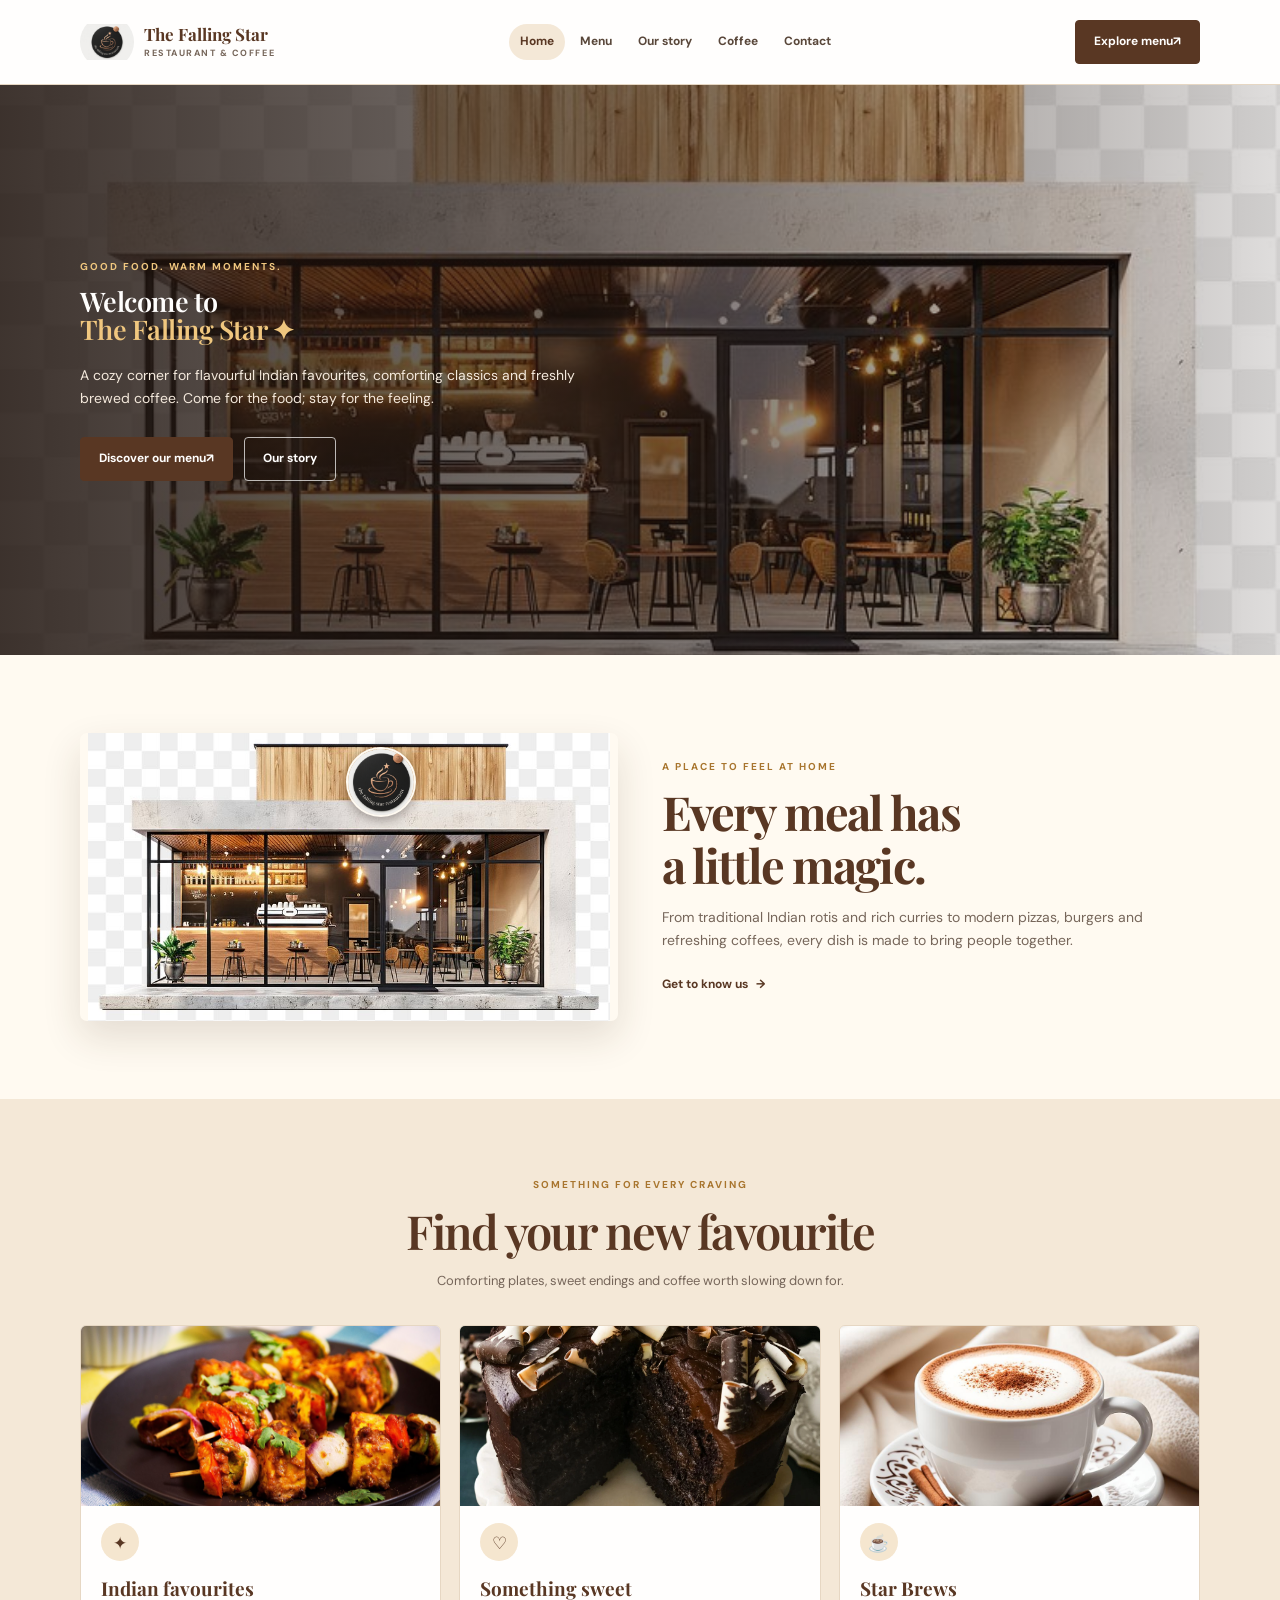
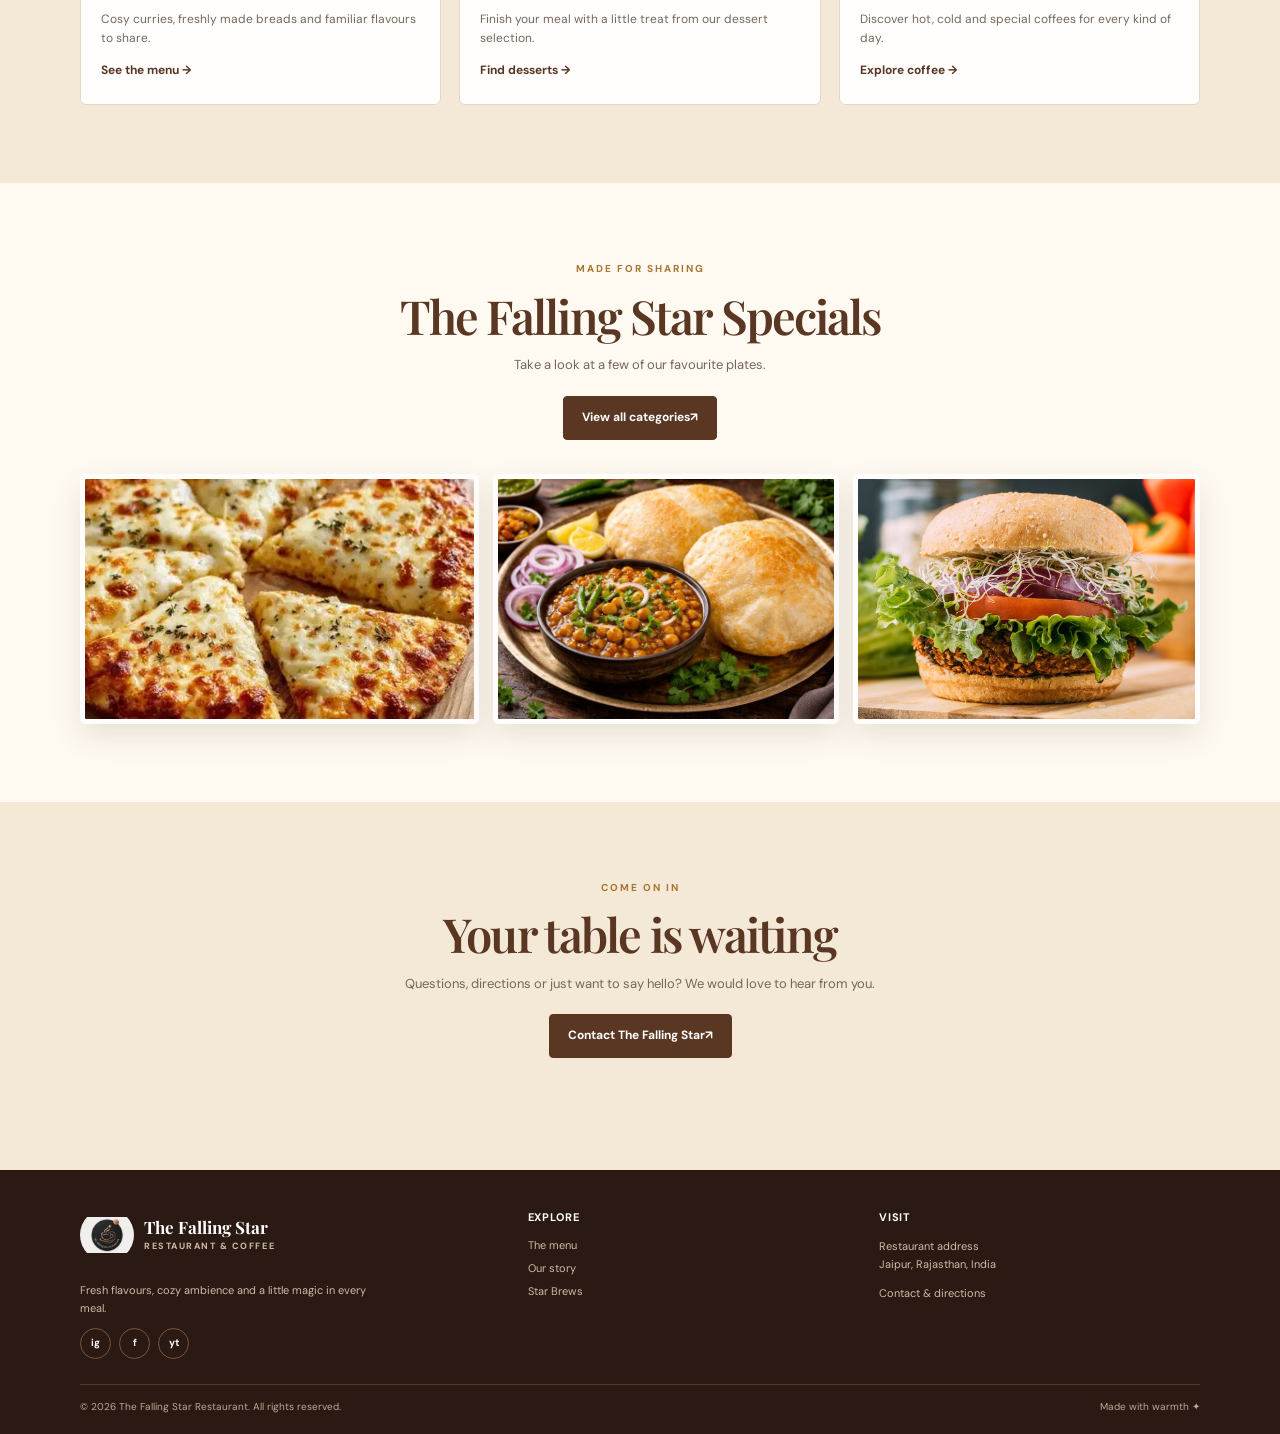
<file: index.html>
<!DOCTYPE html>
<html lang="en">
<head>
    <meta charset="UTF-8">
    <meta name="viewport" content="width=device-width, initial-scale=1.0">
    <meta name="description" content="Welcome to The Falling Star Restaurant for fresh Indian favourites, comfort food and coffee.">
    <title>The Falling Star Restaurant | A little magic in every meal</title>
    <link rel="stylesheet" href="style.css">
</head>
<body>
    <header class="site-header">
        <nav class="nav-wrap" aria-label="Main navigation">
            <a class="brand" href="index.html" aria-label="The Falling Star Restaurant home">
                <img src="image/logo.png" alt="The Falling Star coffee cup and star logo">
                <span class="brand-name">The Falling Star<small>Restaurant &amp; Coffee</small></span>
            </a>
            <div class="nav-links">
                <a href="index.html" aria-current="page">Home</a>
                <a href="menu.html">Menu</a>
                <a href="about.html">Our story</a>
                <a href="coffee.html">Coffee</a>
                <a href="contact.html">Contact</a>
            </div>
            <a class="nav-cta" href="menu.html">Explore menu <span aria-hidden="true">↗</span></a>
        </nav>
    </header>

    <main>
        <section class="hero hero-home">
            <div class="hero-content">
                <p class="eyebrow">Good food. Warm moments.</p>
                <h1 class="home-welcome">Welcome to<br><span>The Falling Star ✦</span></h1>
                <p class="hero-copy">A cozy corner for flavourful Indian favourites, comforting classics and freshly brewed coffee. Come for the food; stay for the feeling.</p>
                <div class="hero-actions">
                    <a class="button" href="menu.html">Discover our menu <span aria-hidden="true">↗</span></a>
                    <a class="button button-outline" href="about.html">Our story</a>
                </div>
            </div>
        </section>

        <section class="section">
            <div class="container story-preview">
                <div class="story-photo">
                    <img src="image/falling%20star.png" alt="The Falling Star restaurant exterior" loading="lazy">
                    <img class="story-photo-logo" src="image/logo.png" alt="The Falling Star Restaurant logo" loading="lazy">
                </div>
                <div class="story-copy">
                    <p class="eyebrow">A place to feel at home</p>
                    <h2>Every meal has<br>a little magic.</h2>
                    <p>From traditional Indian rotis and rich curries to modern pizzas, burgers and refreshing coffees, every dish is made to bring people together.</p>
                    <a class="text-link" href="about.html">Get to know us <span aria-hidden="true">→</span></a>
                </div>
            </div>
        </section>

        <section class="section section-paper">
            <div class="container">
                <div class="section-heading">
                    <p class="eyebrow">Something for every craving</p>
                    <h2>Find your new favourite</h2>
                    <p>Comforting plates, sweet endings and coffee worth slowing down for.</p>
                </div>
                <div class="feature-grid">
                    <article class="feature-card">
                        <img class="feature-image" src="image/paneer%20tikka.png" alt="Freshly grilled paneer tikka" loading="lazy">
                        <span class="feature-icon" aria-hidden="true">✦</span>
                        <h3>Indian favourites</h3>
                        <p>Cosy curries, freshly made breads and familiar flavours to share.</p>
                        <a class="text-link" href="menu.html">See the menu →</a>
                    </article>
                    <article class="feature-card">
                        <img class="feature-image" src="image/choclate%20cake.png" alt="Chocolate cake dessert" loading="lazy">
                        <span class="feature-icon" aria-hidden="true">♡</span>
                        <h3>Something sweet</h3>
                        <p>Finish your meal with a little treat from our dessert selection.</p>
                        <a class="text-link" href="menu.html#desserts">Find desserts →</a>
                    </article>
                    <article class="feature-card">
                        <img class="feature-image" src="image/cappuccino.png" alt="Freshly made cappuccino" loading="lazy">
                        <span class="feature-icon" aria-hidden="true">☕</span>
                        <h3>Star Brews</h3>
                        <p>Discover hot, cold and special coffees for every kind of day.</p>
                        <a class="text-link" href="coffee.html">Explore coffee →</a>
                    </article>
                </div>
            </div>
        </section>

        <section class="section">
            <div class="container section-heading">
                <p class="eyebrow">Made for sharing</p>
                <h2>The Falling Star Specials</h2>
                <p>Take a look at a few of our favourite plates.</p>
                <a class="button" href="menu.html">View all categories <span aria-hidden="true">↗</span></a>
            </div>
            <div class="container food-gallery">
                <img src="image/cheeze%20pizza.png" alt="Cheese pizza from The Falling Star menu" loading="lazy">
                <img src="image/chole%20bhature.png" alt="Chole bhature from The Falling Star menu" loading="lazy">
                <img src="image/veg%20burger.png" alt="Vegetarian burger from The Falling Star menu" loading="lazy">
            </div>
        </section>

        <section class="section section-paper">
            <div class="container section-heading">
                <p class="eyebrow">Come on in</p>
                <h2>Your table is waiting</h2>
                <p>Questions, directions or just want to say hello? We would love to hear from you.</p>
                <a class="button" href="contact.html">Contact The Falling Star <span aria-hidden="true">↗</span></a>
            </div>
        </section>
    </main>

    <footer class="site-footer">
        <div class="container footer-main">
            <div class="footer-brand">
                <a class="brand" href="index.html">
                    <img src="image/logo.png" alt="">
                    <span class="brand-name">The Falling Star<small>Restaurant &amp; Coffee</small></span>
                </a>
                <p>Fresh flavours, cozy ambience and a little magic in every meal.</p>
                <div class="social-links" aria-label="Social media">
                    <span aria-label="Instagram">ig</span><span aria-label="Facebook">f</span><span aria-label="YouTube">yt</span>
                </div>
            </div>
            <div class="footer-column">
                <h2>Explore</h2>
                <a href="menu.html">The menu</a>
                <a href="about.html">Our story</a>
                <a href="coffee.html">Star Brews</a>
            </div>
            <div class="footer-column">
                <h2>Visit</h2>
                <p>Restaurant address<br>Jaipur, Rajasthan, India</p>
                <a href="contact.html">Contact &amp; directions</a>
            </div>
        </div>
        <div class="container footer-bottom">
            <span>© 2026 The Falling Star Restaurant. All rights reserved.</span>
            <span>Made with warmth ✦</span>
        </div>
    </footer>
</body>
</html>
</file>
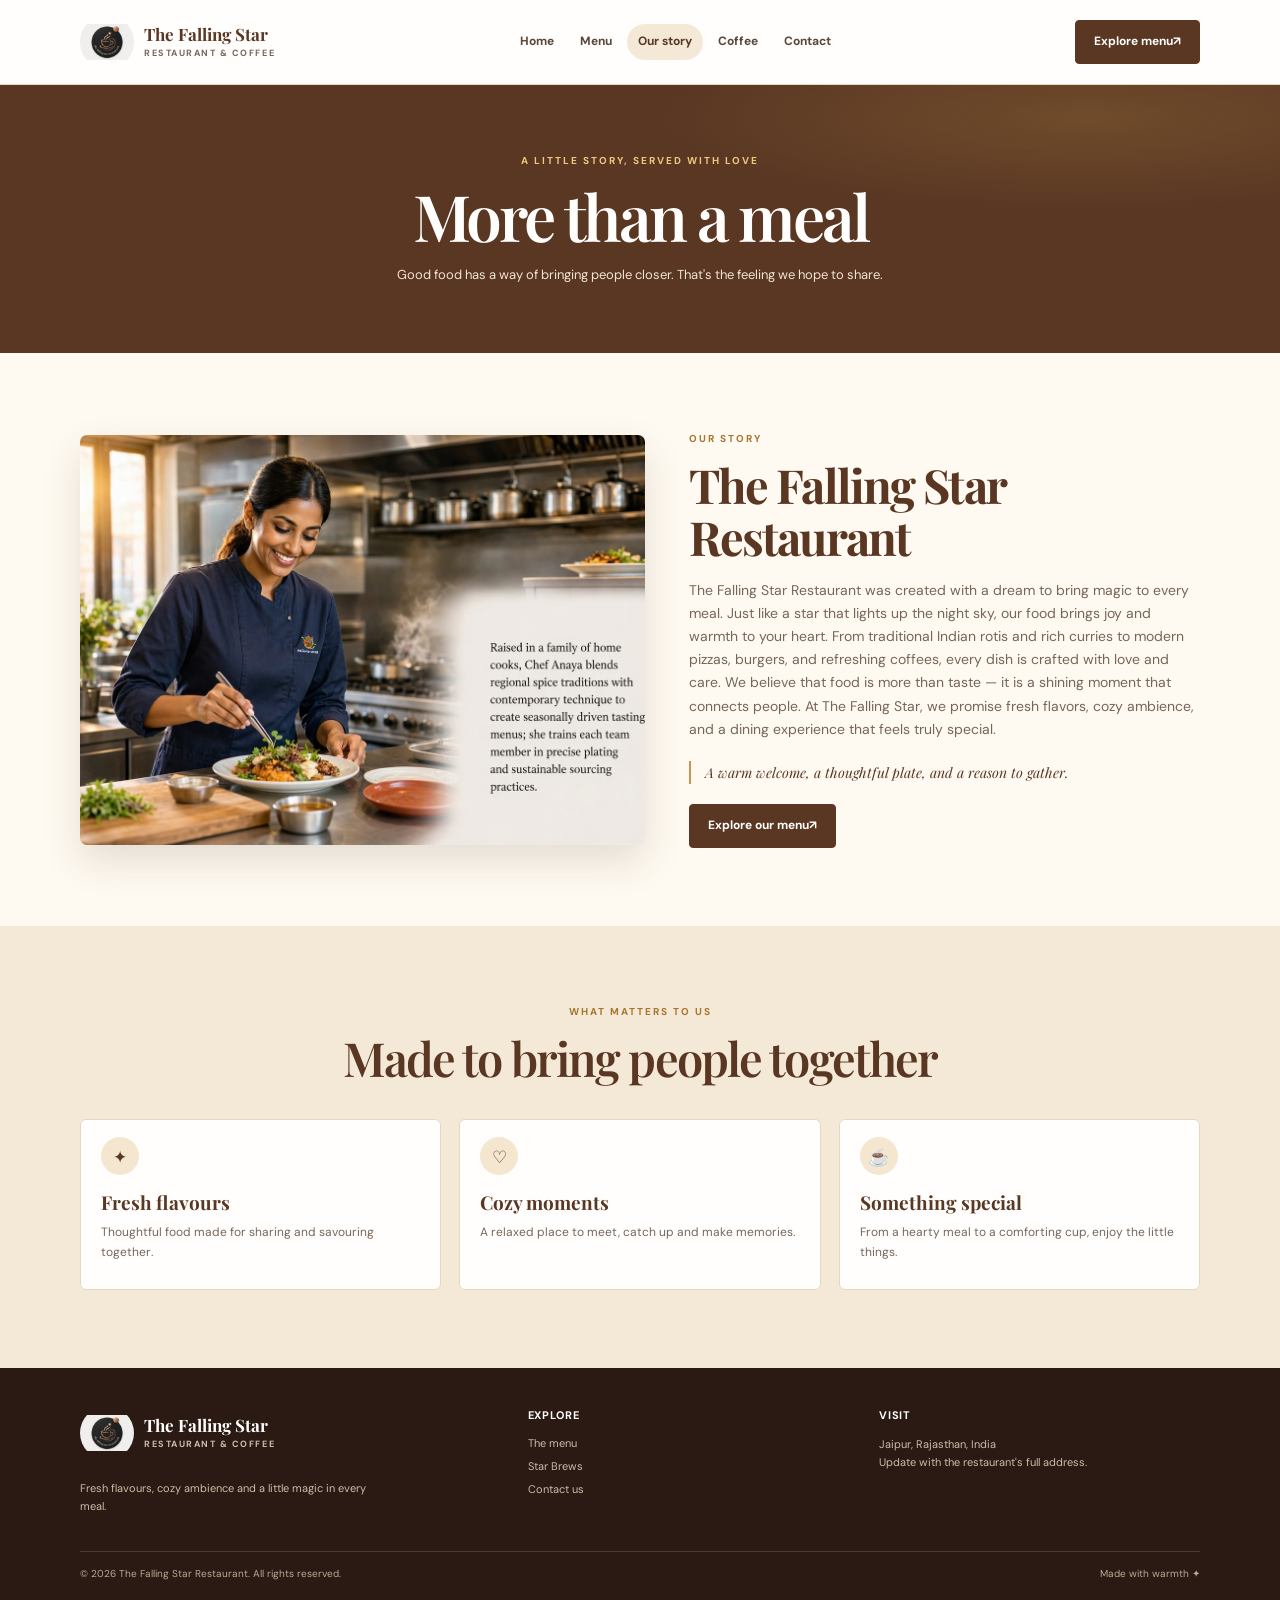
<file: about.html>
<!DOCTYPE html>
<html lang="en">
<head>
    <meta charset="UTF-8">
    <meta name="viewport" content="width=device-width, initial-scale=1.0">
    <meta name="description" content="Read the story behind The Falling Star Restaurant and meet the chef behind the flavours.">
    <title>Our Story | The Falling Star Restaurant</title>
    <link rel="stylesheet" href="style.css">
</head>
<body>
    <header class="site-header">
        <nav class="nav-wrap" aria-label="Main navigation">
            <a class="brand" href="index.html" aria-label="The Falling Star Restaurant home">
                <img src="image/logo.png" alt="The Falling Star coffee cup and star logo">
                <span class="brand-name">The Falling Star<small>Restaurant &amp; Coffee</small></span>
            </a>
            <div class="nav-links">
                <a href="index.html">Home</a><a href="menu.html">Menu</a>
                <a href="about.html" aria-current="page">Our story</a><a href="coffee.html">Coffee</a><a href="contact.html">Contact</a>
            </div>
            <a class="nav-cta" href="menu.html">Explore menu <span aria-hidden="true">↗</span></a>
        </nav>
    </header>
    <main>
        <section class="page-hero">
            <div class="container">
                <p class="eyebrow">A little story, served with love</p>
                <h1>More than a meal</h1>
                <p>Good food has a way of bringing people closer. That's the feeling we hope to share.</p>
            </div>
        </section>
        <section class="section">
            <div class="container about-layout">
                <img class="about-chef" src="image/about%20tha%20chef.png" alt="Chef preparing a fresh dish in a warm restaurant kitchen" loading="lazy">
                <div class="about-copy">
                    <p class="eyebrow">Our story</p>
                    <h2>The Falling Star<br>Restaurant</h2>
                    <p>The Falling Star Restaurant was created with a dream to bring magic to every meal. Just like a star that lights up the night sky, our food brings joy and warmth to your heart. From traditional Indian rotis and rich curries to modern pizzas, burgers, and refreshing coffees, every dish is crafted with love and care. We believe that food is more than taste — it is a shining moment that connects people. At The Falling Star, we promise fresh flavors, cozy ambience, and a dining experience that feels truly special.</p>
                    <p class="chef-caption">A warm welcome, a thoughtful plate, and a reason to gather.</p>
                    <a class="button" href="menu.html">Explore our menu <span aria-hidden="true">↗</span></a>
                </div>
            </div>
        </section>
        <section class="section section-paper">
            <div class="container">
                <div class="section-heading">
                    <p class="eyebrow">What matters to us</p>
                    <h2>Made to bring people together</h2>
                </div>
                <div class="feature-grid">
                    <article class="feature-card"><span class="feature-icon" aria-hidden="true">✦</span><h3>Fresh flavours</h3><p>Thoughtful food made for sharing and savouring together.</p></article>
                    <article class="feature-card"><span class="feature-icon" aria-hidden="true">♡</span><h3>Cozy moments</h3><p>A relaxed place to meet, catch up and make memories.</p></article>
                    <article class="feature-card"><span class="feature-icon" aria-hidden="true">☕</span><h3>Something special</h3><p>From a hearty meal to a comforting cup, enjoy the little things.</p></article>
                </div>
            </div>
        </section>
    </main>
    <footer class="site-footer">
        <div class="container footer-main">
            <div class="footer-brand"><a class="brand" href="index.html"><img src="image/logo.png" alt=""><span class="brand-name">The Falling Star<small>Restaurant &amp; Coffee</small></span></a><p>Fresh flavours, cozy ambience and a little magic in every meal.</p></div>
            <div class="footer-column"><h2>Explore</h2><a href="menu.html">The menu</a><a href="coffee.html">Star Brews</a><a href="contact.html">Contact us</a></div>
            <div class="footer-column"><h2>Visit</h2><p>Jaipur, Rajasthan, India<br>Update with the restaurant's full address.</p></div>
        </div>
        <div class="container footer-bottom"><span>© 2026 The Falling Star Restaurant. All rights reserved.</span><span>Made with warmth ✦</span></div>
    </footer>
</body>
</html>
</file>
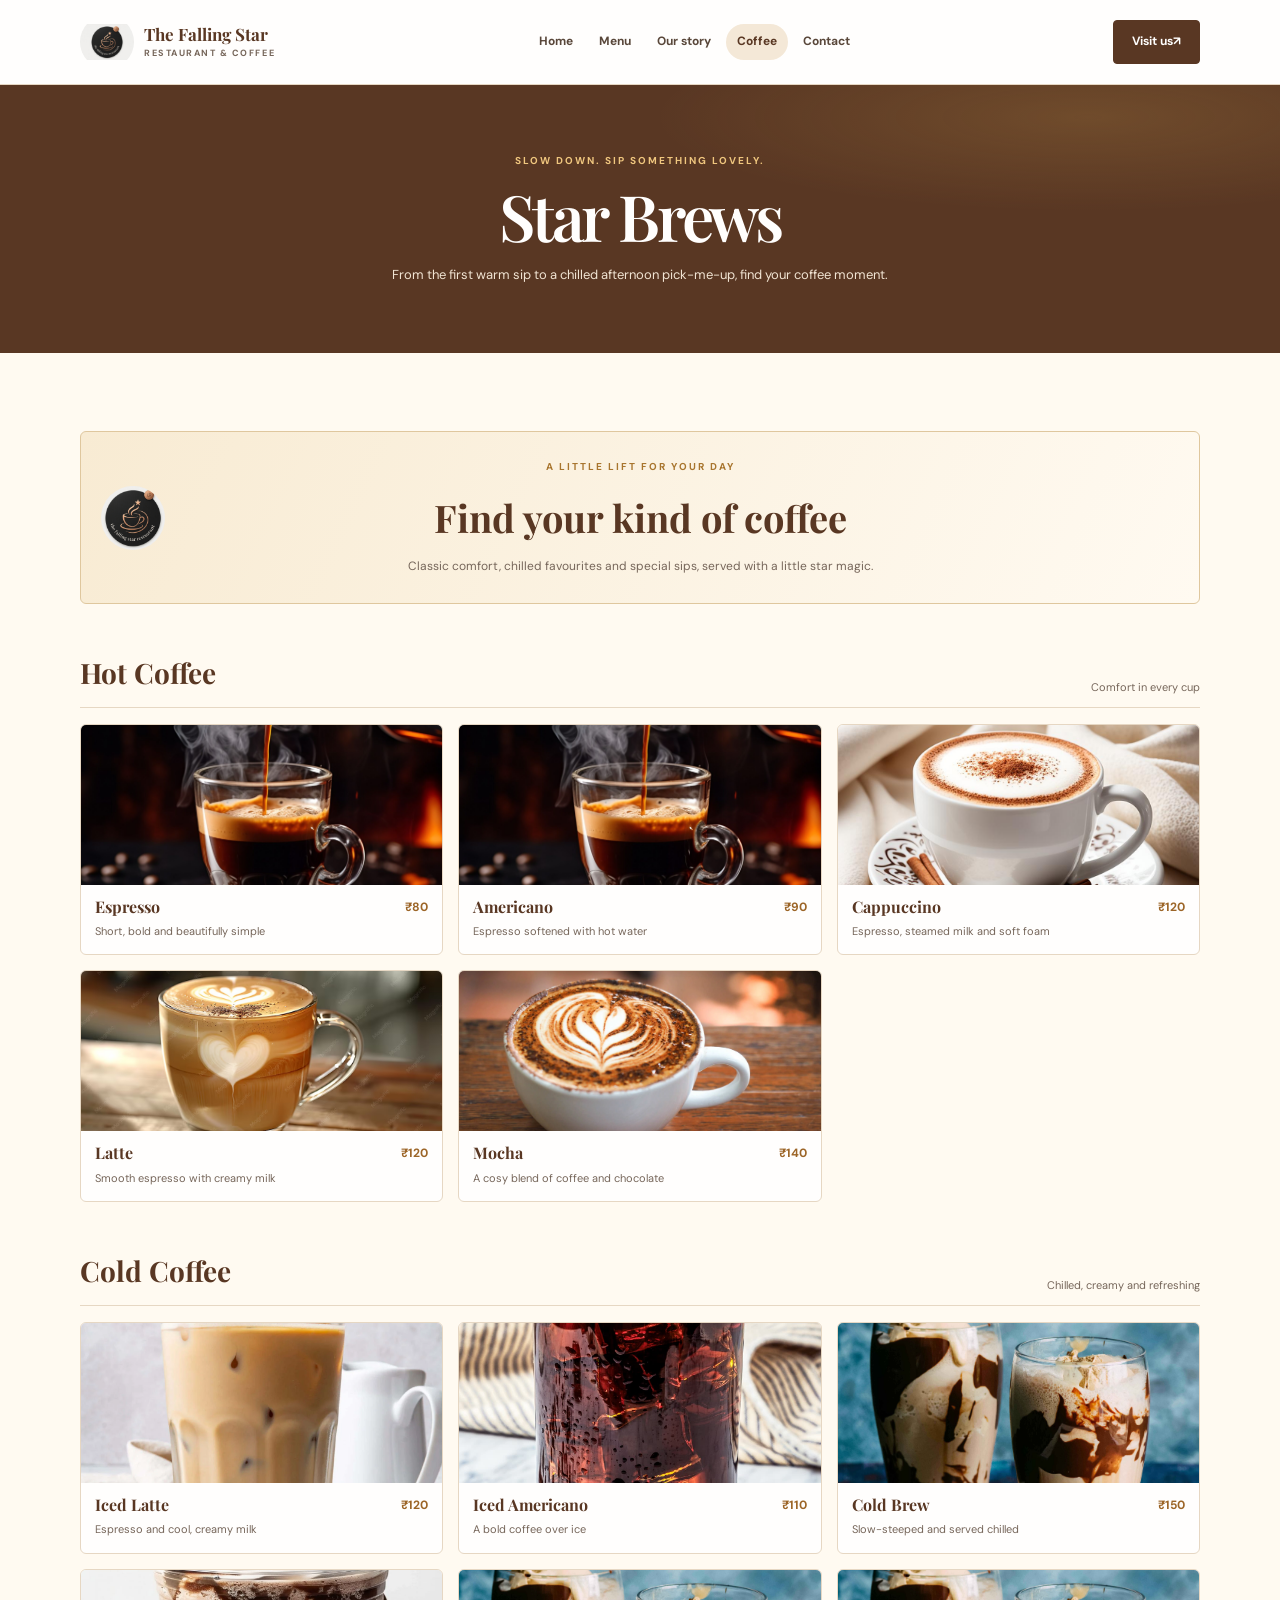
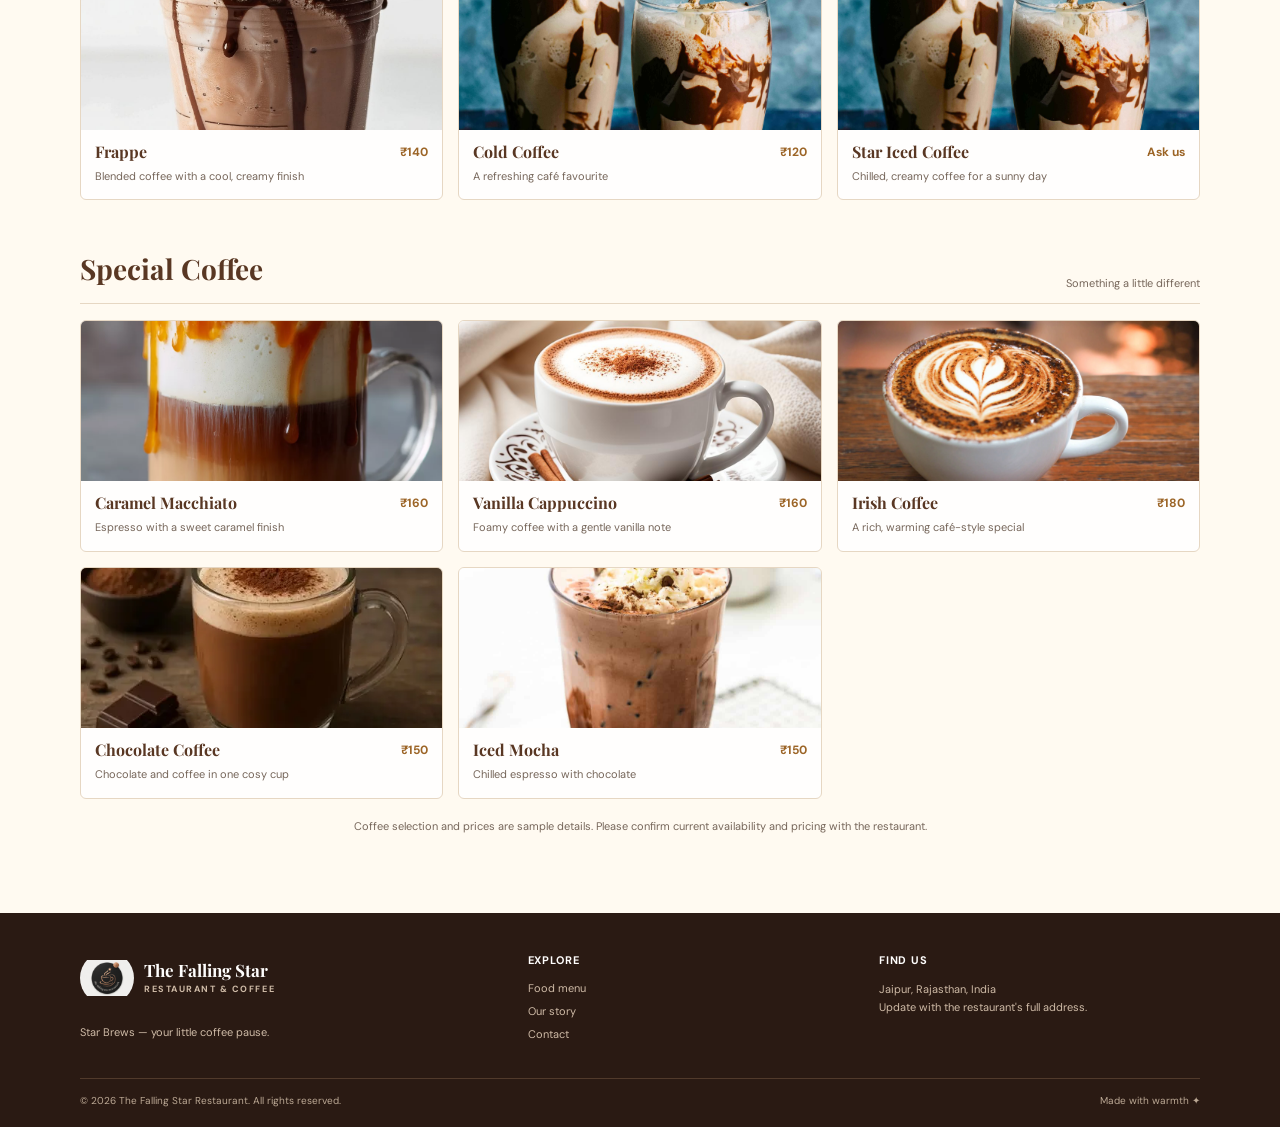
<file: coffee.html>
<!DOCTYPE html>
<html lang="en">
<head>
    <meta charset="UTF-8">
    <meta name="viewport" content="width=device-width, initial-scale=1.0">
    <meta name="description" content="Explore hot, cold and special coffee at The Falling Star Restaurant.">
    <title>Star Brews | The Falling Star Restaurant</title>
    <link rel="stylesheet" href="style.css">
</head>
<body>
    <header class="site-header">
        <nav class="nav-wrap" aria-label="Main navigation">
            <a class="brand" href="index.html" aria-label="The Falling Star Restaurant home">
                <img src="image/logo.png" alt="The Falling Star coffee cup and star logo">
                <span class="brand-name">The Falling Star<small>Restaurant &amp; Coffee</small></span>
            </a>
            <div class="nav-links">
                <a href="index.html">Home</a><a href="menu.html">Menu</a>
                <a href="about.html">Our story</a><a href="coffee.html" aria-current="page">Coffee</a><a href="contact.html">Contact</a>
            </div>
            <a class="nav-cta" href="contact.html">Visit us <span aria-hidden="true">↗</span></a>
        </nav>
    </header>
    <main>
        <section class="page-hero">
            <div class="container">
                <p class="eyebrow">Slow down. Sip something lovely.</p>
                <h1>Star Brews</h1>
                <p>From the first warm sip to a chilled afternoon pick-me-up, find your coffee moment.</p>
            </div>
        </section>
        <section class="section">
            <div class="container">
                <div class="coffee-callout">
                    <img class="coffee-callout-logo" src="image/logo.png" alt="" aria-hidden="true">
                    <p class="eyebrow">A little lift for your day</p>
                    <h2>Find your kind of coffee</h2>
                    <p>Classic comfort, chilled favourites and special sips, served with a little star magic.</p>
                </div>
                <section class="menu-category" id="hot">
                    <div class="category-heading"><h2>Hot Coffee</h2><span>Comfort in every cup</span></div>
                    <div class="dish-grid">
                        <article class="dish-card"><img class="dish-image" src="image/expresso.png" alt="Freshly brewed espresso" loading="lazy"><div><h3>Espresso</h3><p>Short, bold and beautifully simple</p></div><span class="dish-price">₹80</span></article>
                        <article class="dish-card"><img class="dish-image" src="image/expresso.png" alt="Americano coffee" loading="lazy"><div><h3>Americano</h3><p>Espresso softened with hot water</p></div><span class="dish-price">₹90</span></article>
                        <article class="dish-card"><img class="dish-image" src="image/cappuccino.png" alt="Cappuccino with a dusting of cocoa" loading="lazy"><div><h3>Cappuccino</h3><p>Espresso, steamed milk and soft foam</p></div><span class="dish-price">₹120</span></article>
                        <article class="dish-card"><img class="dish-image" src="image/latte.png" alt="Latte with delicate coffee art" loading="lazy"><div><h3>Latte</h3><p>Smooth espresso with creamy milk</p></div><span class="dish-price">₹120</span></article>
                        <article class="dish-card"><img class="dish-image" src="image/mocha.png" alt="Warm chocolate mocha" loading="lazy"><div><h3>Mocha</h3><p>A cosy blend of coffee and chocolate</p></div><span class="dish-price">₹140</span></article>
                    </div>
                </section>
                <section class="menu-category" id="cold">
                    <div class="category-heading"><h2>Cold Coffee</h2><span>Chilled, creamy and refreshing</span></div>
                    <div class="dish-grid">
                        <article class="dish-card"><img class="dish-image" src="image/lced%20latte.png" alt="Iced latte served in a glass" loading="lazy"><div><h3>Iced Latte</h3><p>Espresso and cool, creamy milk</p></div><span class="dish-price">₹120</span></article>
                        <article class="dish-card"><img class="dish-image" src="image/lced%20americano.jpg" alt="Iced Americano with ice" loading="lazy"><div><h3>Iced Americano</h3><p>A bold coffee over ice</p></div><span class="dish-price">₹110</span></article>
                        <article class="dish-card"><img class="dish-image" src="image/cold%20coffee.png" alt="Chilled coffee drink" loading="lazy"><div><h3>Cold Brew</h3><p>Slow-steeped and served chilled</p></div><span class="dish-price">₹150</span></article>
                        <article class="dish-card"><img class="dish-image" src="image/frappe.png" alt="Creamy coffee frappe" loading="lazy"><div><h3>Frappe</h3><p>Blended coffee with a cool, creamy finish</p></div><span class="dish-price">₹140</span></article>
                        <article class="dish-card"><img class="dish-image" src="image/cold%20coffee.png2.jpg" alt="Two chilled iced coffees" loading="lazy"><div><h3>Cold Coffee</h3><p>A refreshing café favourite</p></div><span class="dish-price">₹120</span></article>
                        <article class="dish-card"><img class="dish-image" src="image/cold%20coffee.png" alt="Creamy cold coffee" loading="lazy"><div><h3>Star Iced Coffee</h3><p>Chilled, creamy coffee for a sunny day</p></div><span class="dish-price">Ask us</span></article>
                    </div>
                </section>
                <section class="menu-category" id="special">
                    <div class="category-heading"><h2>Special Coffee</h2><span>Something a little different</span></div>
                    <div class="dish-grid">
                        <article class="dish-card"><img class="dish-image" src="image/caramel.png" alt="Caramel coffee special" loading="lazy"><div><h3>Caramel Macchiato</h3><p>Espresso with a sweet caramel finish</p></div><span class="dish-price">₹160</span></article>
                        <article class="dish-card"><img class="dish-image" src="image/cappuccino.png" alt="Vanilla cappuccino" loading="lazy"><div><h3>Vanilla Cappuccino</h3><p>Foamy coffee with a gentle vanilla note</p></div><span class="dish-price">₹160</span></article>
                        <article class="dish-card"><img class="dish-image" src="image/mocha.png" alt="Rich, warming coffee" loading="lazy"><div><h3>Irish Coffee</h3><p>A rich, warming café-style special</p></div><span class="dish-price">₹180</span></article>
                        <article class="dish-card"><img class="dish-image" src="image/chocalate%20coffee.png" alt="Chocolate coffee" loading="lazy"><div><h3>Chocolate Coffee</h3><p>Chocolate and coffee in one cosy cup</p></div><span class="dish-price">₹150</span></article>
                        <article class="dish-card"><img class="dish-image" src="image/lced%20mocha.png" alt="Iced mocha with chocolate" loading="lazy"><div><h3>Iced Mocha</h3><p>Chilled espresso with chocolate</p></div><span class="dish-price">₹150</span></article>
                    </div>
                </section>
                <p class="menu-note">Coffee selection and prices are sample details. Please confirm current availability and pricing with the restaurant.</p>
            </div>
        </section>
    </main>
    <footer class="site-footer">
        <div class="container footer-main">
            <div class="footer-brand"><a class="brand" href="index.html"><img src="image/logo.png" alt=""><span class="brand-name">The Falling Star<small>Restaurant &amp; Coffee</small></span></a><p>Star Brews — your little coffee pause.</p></div>
            <div class="footer-column"><h2>Explore</h2><a href="menu.html">Food menu</a><a href="about.html">Our story</a><a href="contact.html">Contact</a></div>
            <div class="footer-column"><h2>Find us</h2><p>Jaipur, Rajasthan, India<br>Update with the restaurant's full address.</p></div>
        </div>
        <div class="container footer-bottom"><span>© 2026 The Falling Star Restaurant. All rights reserved.</span><span>Made with warmth ✦</span></div>
    </footer>
</body>
</html>
</file>
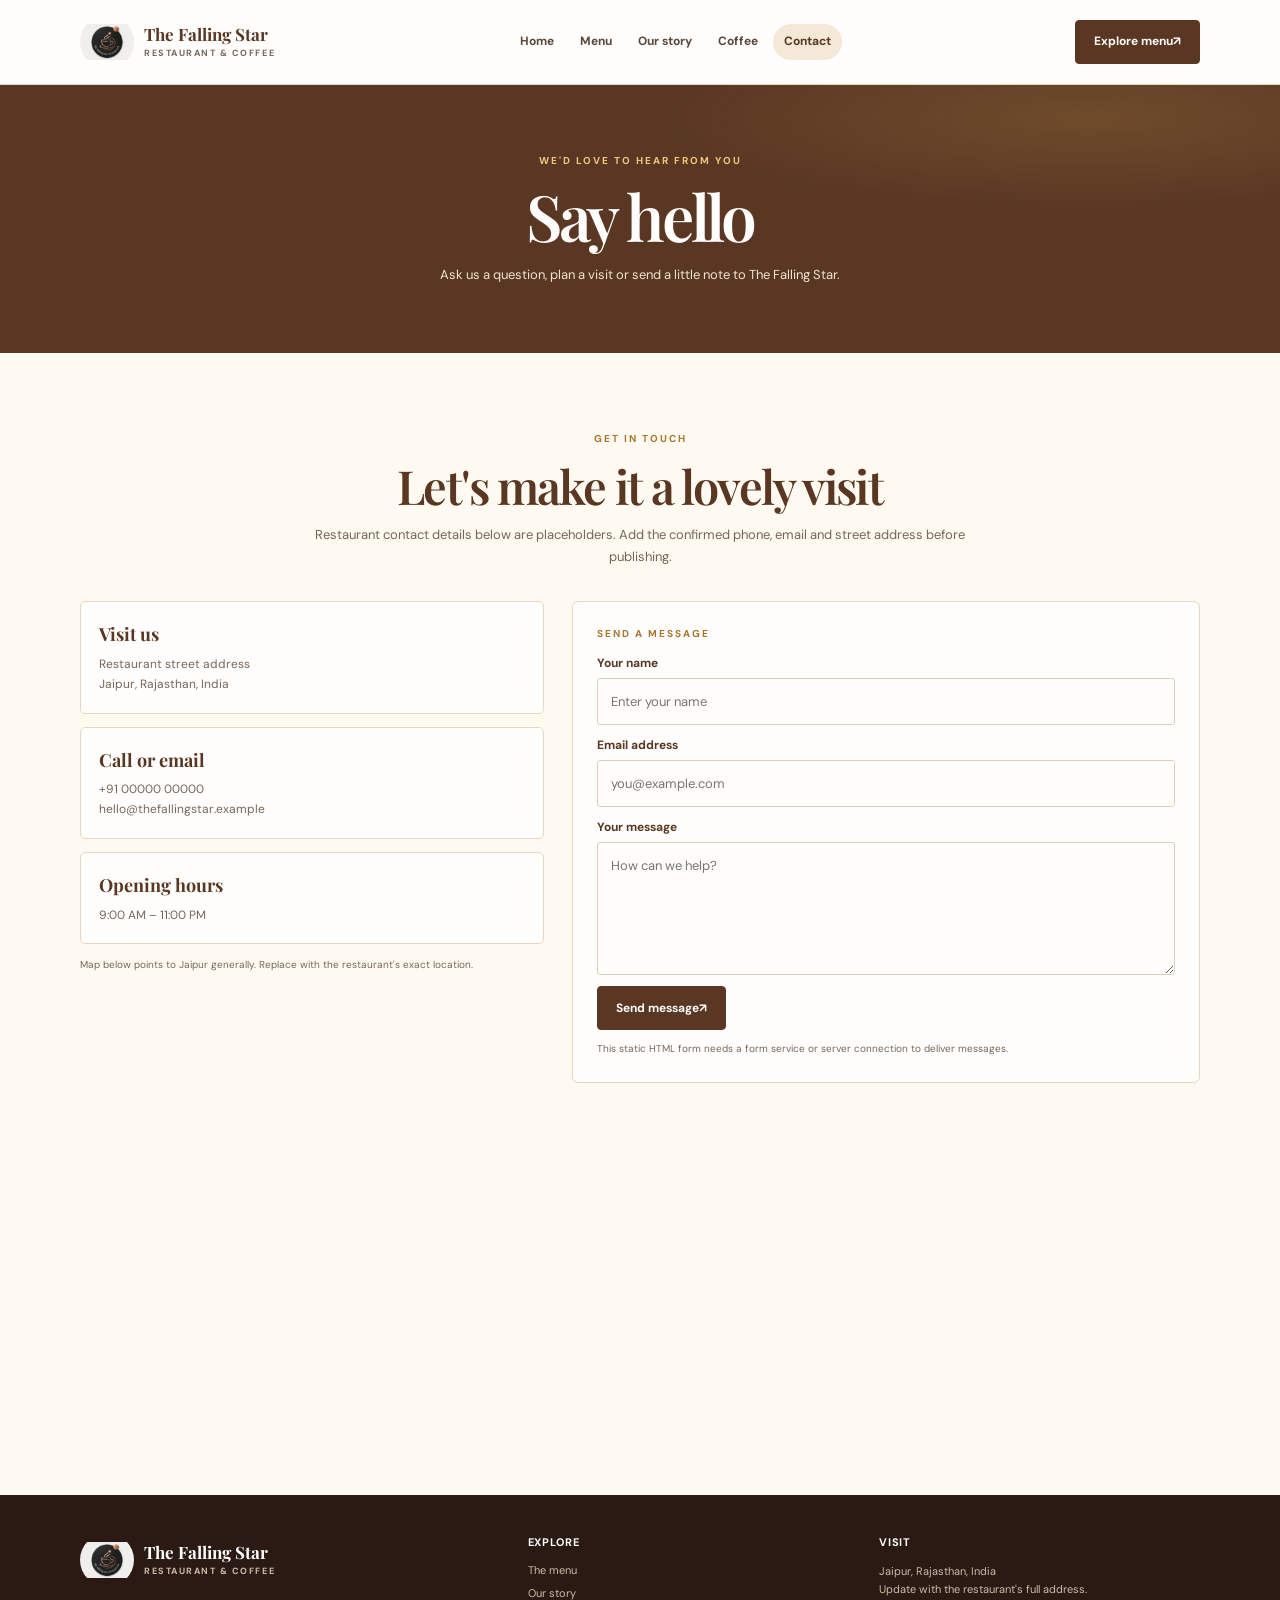
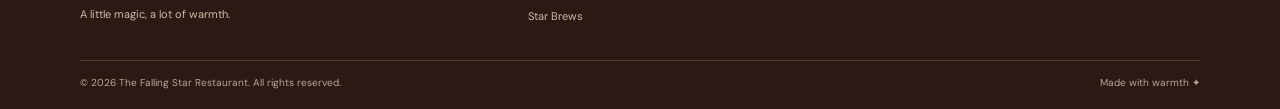
<file: contact.html>
<!DOCTYPE html>
<html lang="en">
<head>
    <meta charset="UTF-8">
    <meta name="viewport" content="width=device-width, initial-scale=1.0">
    <meta name="description" content="Contact The Falling Star Restaurant for questions, directions and visits.">
    <title>Contact | The Falling Star Restaurant</title>
    <link rel="stylesheet" href="style.css">
</head>
<body>
    <header class="site-header">
        <nav class="nav-wrap" aria-label="Main navigation">
            <a class="brand" href="index.html" aria-label="The Falling Star Restaurant home">
                <img src="image/logo.png" alt="The Falling Star coffee cup and star logo">
                <span class="brand-name">The Falling Star<small>Restaurant &amp; Coffee</small></span>
            </a>
            <div class="nav-links">
                <a href="index.html">Home</a><a href="menu.html">Menu</a>
                <a href="about.html">Our story</a><a href="coffee.html">Coffee</a><a href="contact.html" aria-current="page">Contact</a>
            </div>
            <a class="nav-cta" href="menu.html">Explore menu <span aria-hidden="true">↗</span></a>
        </nav>
    </header>
    <main>
        <section class="page-hero">
            <div class="container">
                <p class="eyebrow">We'd love to hear from you</p>
                <h1>Say hello</h1>
                <p>Ask us a question, plan a visit or send a little note to The Falling Star.</p>
            </div>
        </section>
        <section class="section">
            <div class="container">
                <div class="section-heading">
                    <p class="eyebrow">Get in touch</p>
                    <h2>Let's make it a lovely visit</h2>
                    <p>Restaurant contact details below are placeholders. Add the confirmed phone, email and street address before publishing.</p>
                </div>
                <div class="contact-layout">
                    <div class="contact-details">
                        <article class="contact-card"><h3>Visit us</h3><p>Restaurant street address<br>Jaipur, Rajasthan, India</p></article>
                        <article class="contact-card"><h3>Call or email</h3><p><a href="tel:+910000000000">+91 00000 00000</a><br><a href="mailto:hello@thefallingstar.example">hello@thefallingstar.example</a></p></article>
                        <article class="contact-card"><h3>Opening hours</h3><p>9:00 AM – 11:00 PM</p></article>
                        <p class="address-note">Map below points to Jaipur generally. Replace with the restaurant's exact location.</p>
                    </div>
                    <form class="contact-form" action="#" method="post">
                        <p class="eyebrow">Send a message</p>
                        <label for="guest-name">Your name</label>
                        <input id="guest-name" name="name" type="text" autocomplete="name" placeholder="Enter your name" required>
                        <label for="guest-email">Email address</label>
                        <input id="guest-email" name="email" type="email" autocomplete="email" placeholder="you@example.com" required>
                        <label for="guest-message">Your message</label>
                        <textarea id="guest-message" name="message" rows="5" placeholder="How can we help?" required></textarea>
                        <button class="button" type="submit">Send message <span aria-hidden="true">↗</span></button>
                        <p class="form-note">This static HTML form needs a form service or server connection to deliver messages.</p>
                    </form>
                </div>
                <iframe class="map-frame" title="Map of Jaipur, Rajasthan" src="https://www.google.com/maps?q=Jaipur%2C%20Rajasthan&output=embed" loading="lazy" referrerpolicy="no-referrer-when-downgrade"></iframe>
            </div>
        </section>
    </main>
    <footer class="site-footer">
        <div class="container footer-main">
            <div class="footer-brand"><a class="brand" href="index.html"><img src="image/logo.png" alt=""><span class="brand-name">The Falling Star<small>Restaurant &amp; Coffee</small></span></a><p>A little magic, a lot of warmth.</p></div>
            <div class="footer-column"><h2>Explore</h2><a href="menu.html">The menu</a><a href="about.html">Our story</a><a href="coffee.html">Star Brews</a></div>
            <div class="footer-column"><h2>Visit</h2><p>Jaipur, Rajasthan, India<br>Update with the restaurant's full address.</p></div>
        </div>
        <div class="container footer-bottom"><span>© 2026 The Falling Star Restaurant. All rights reserved.</span><span>Made with warmth ✦</span></div>
    </footer>
</body>
</html>
</file>
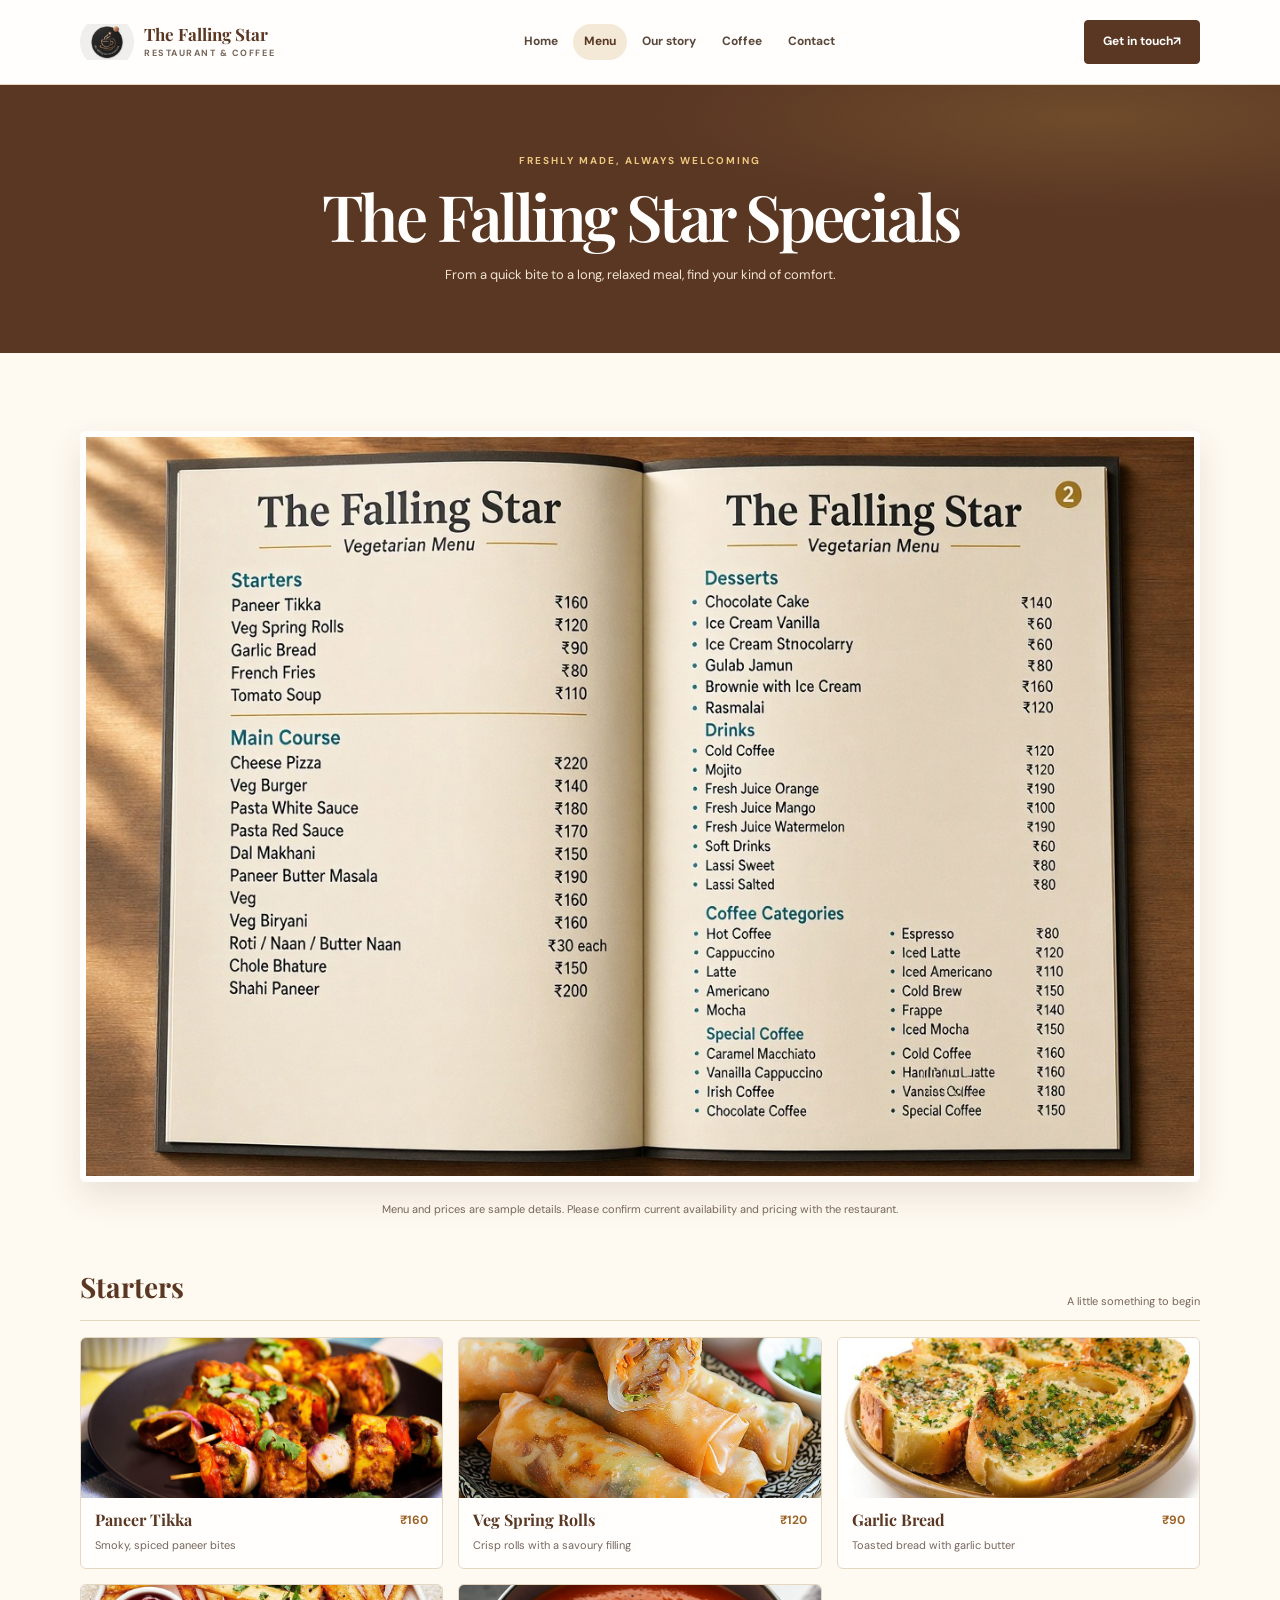
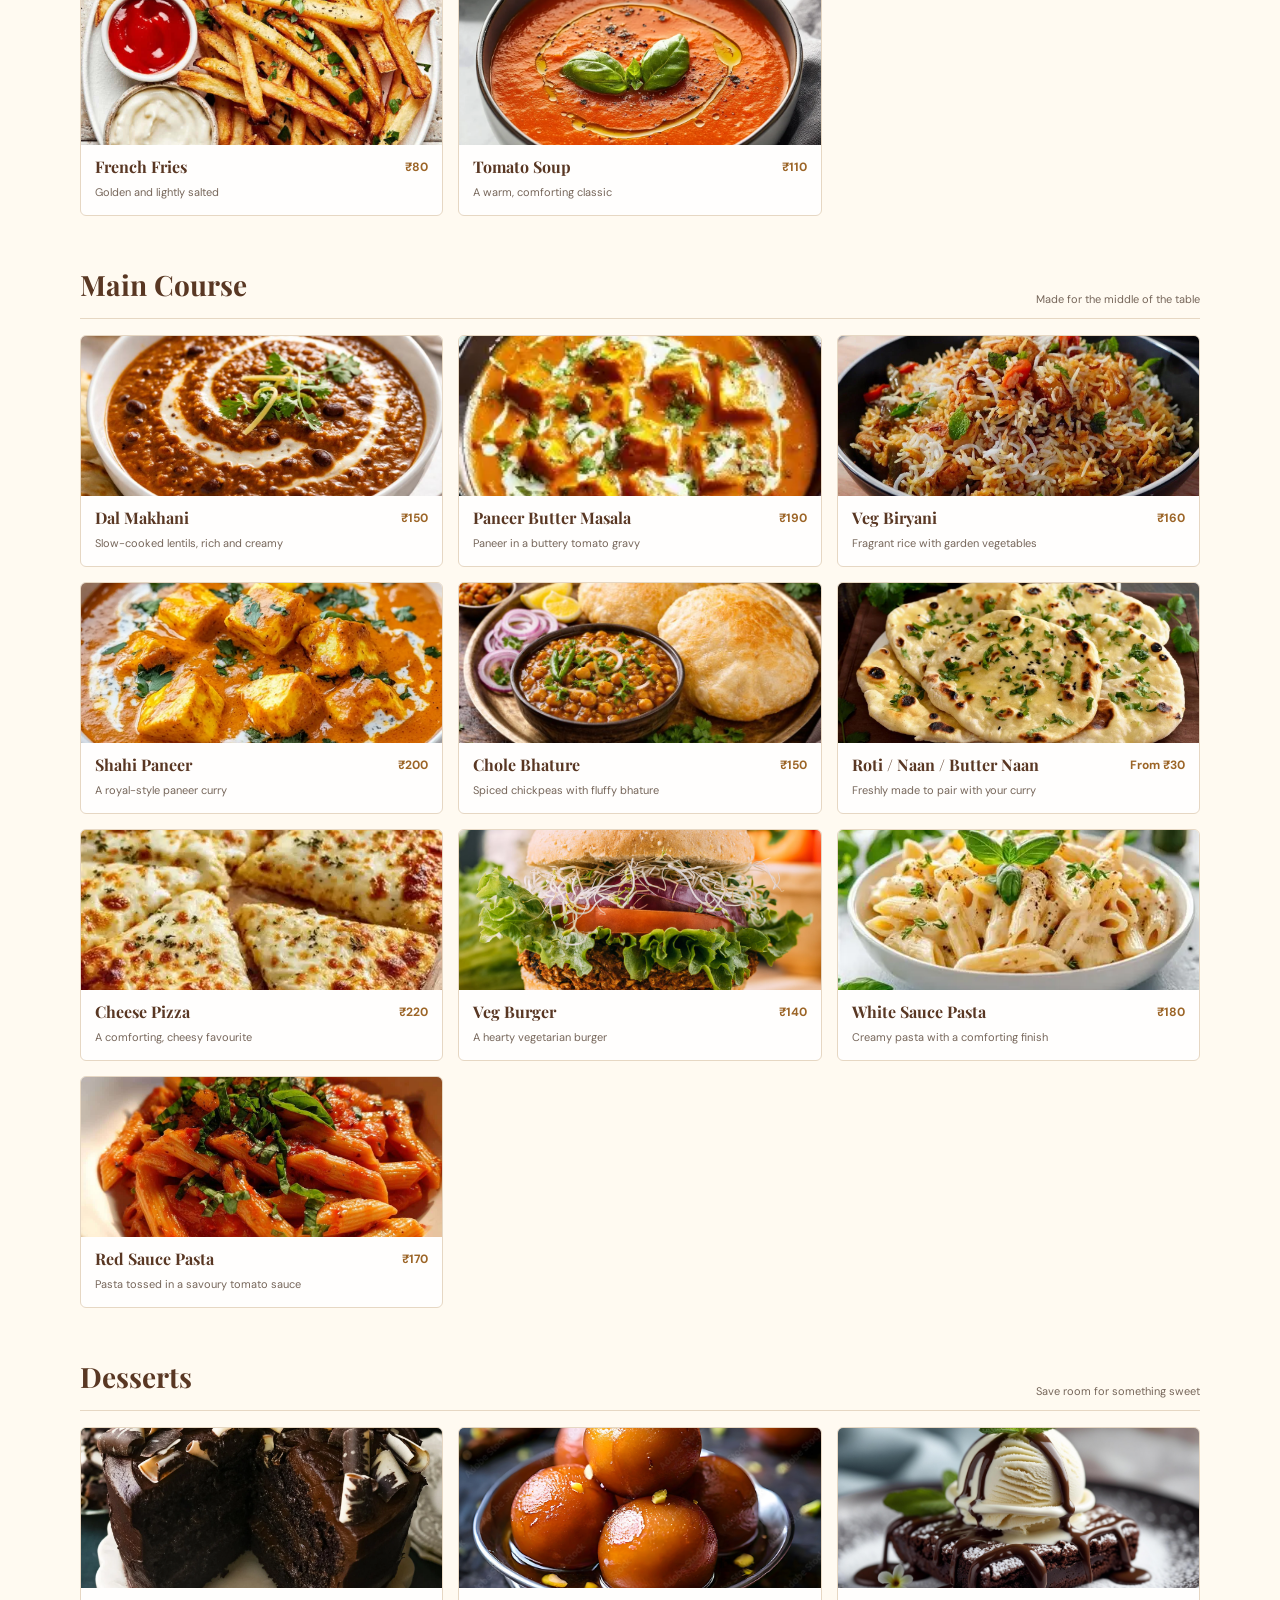
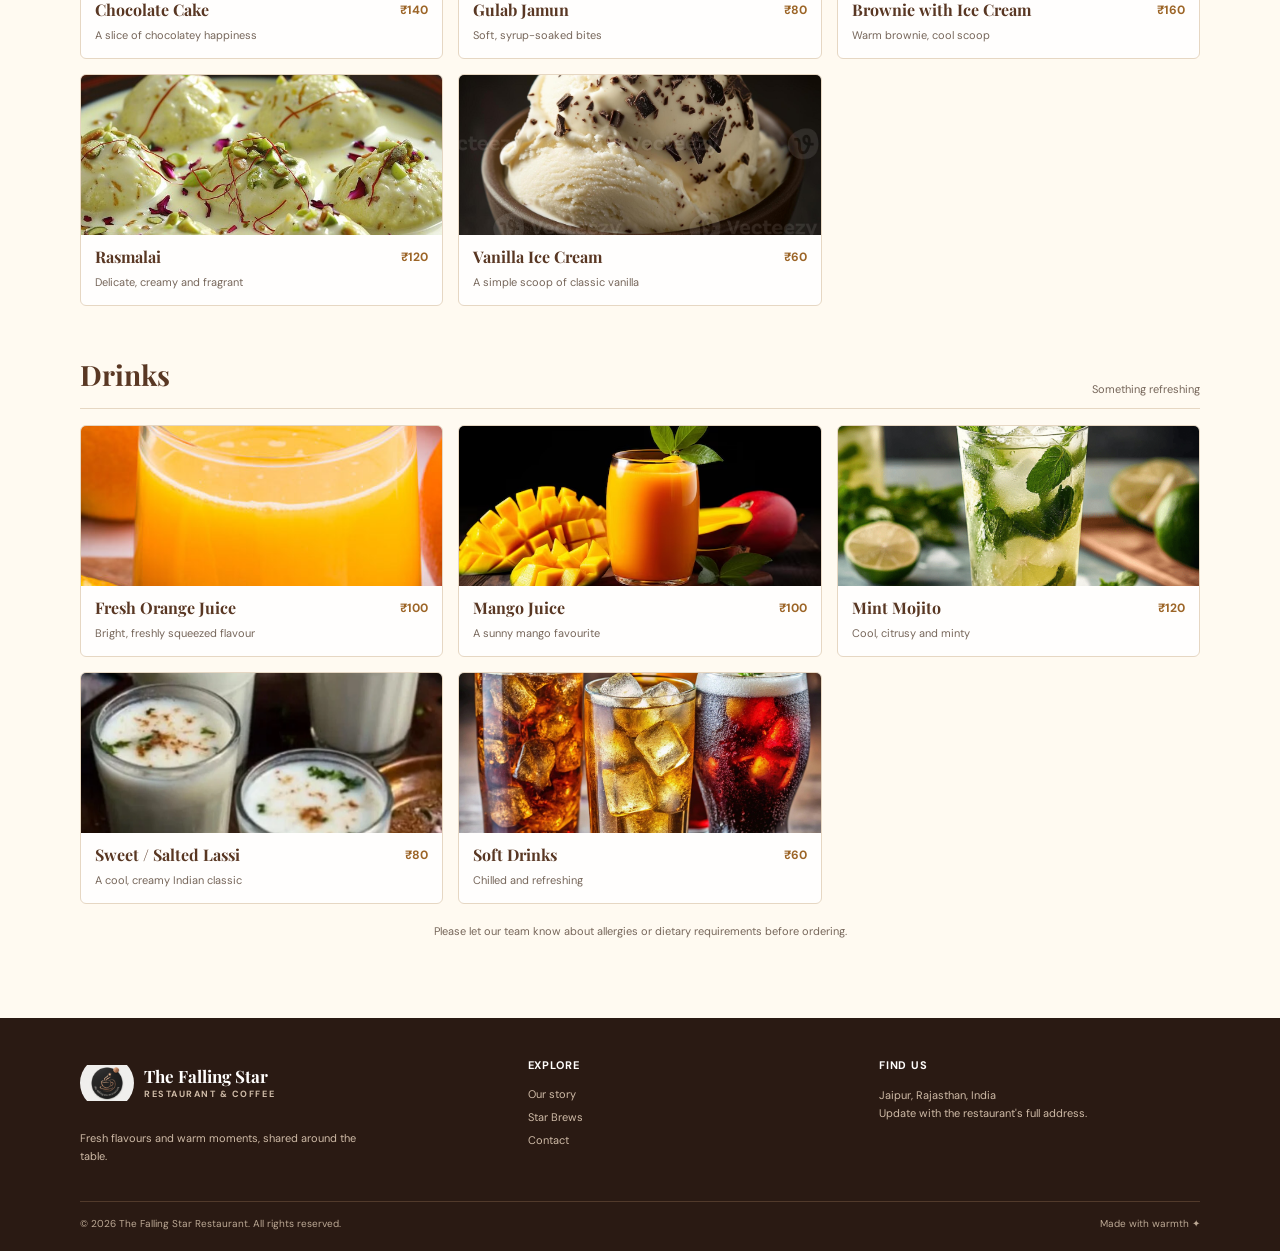
<file: menu.html>
<!DOCTYPE html>
<html lang="en">
<head>
    <meta charset="UTF-8">
    <meta name="viewport" content="width=device-width, initial-scale=1.0">
    <meta name="description" content="Browse starters, Indian mains, desserts, drinks and more at The Falling Star Restaurant.">
    <title>Menu | The Falling Star Restaurant</title>
    <link rel="stylesheet" href="style.css">
</head>
<body>
    <header class="site-header">
        <nav class="nav-wrap" aria-label="Main navigation">
            <a class="brand" href="index.html" aria-label="The Falling Star Restaurant home">
                <img src="image/logo.png" alt="The Falling Star coffee cup and star logo">
                <span class="brand-name">The Falling Star<small>Restaurant &amp; Coffee</small></span>
            </a>
            <div class="nav-links">
                <a href="index.html">Home</a><a href="menu.html" aria-current="page">Menu</a>
                <a href="about.html">Our story</a><a href="coffee.html">Coffee</a><a href="contact.html">Contact</a>
            </div>
            <a class="nav-cta" href="contact.html">Get in touch <span aria-hidden="true">↗</span></a>
        </nav>
    </header>
    <main>
        <section class="page-hero">
            <div class="container">
                <p class="eyebrow">Freshly made, always welcoming</p>
                <h1>The Falling Star Specials</h1>
                <p>From a quick bite to a long, relaxed meal, find your kind of comfort.</p>
            </div>
        </section>
        <section class="section">
            <div class="container">
                <img class="menu-photo" src="image/menu.png" alt="Printed vegetarian menu at The Falling Star" loading="lazy">
                <p class="menu-note">Menu and prices are sample details. Please confirm current availability and pricing with the restaurant.</p>

                <section class="menu-category" id="starters">
                    <div class="category-heading"><h2>Starters</h2><span>A little something to begin</span></div>
                    <div class="dish-grid">
                        <article class="dish-card"><img class="dish-image" src="image/paneer%20tikka.png" alt="Smoky paneer tikka" loading="lazy"><div><h3>Paneer Tikka</h3><p>Smoky, spiced paneer bites</p></div><span class="dish-price">₹160</span></article>
                        <article class="dish-card"><img class="dish-image" src="image/veg%20spring%20roll.png" alt="Crispy vegetable spring rolls" loading="lazy"><div><h3>Veg Spring Rolls</h3><p>Crisp rolls with a savoury filling</p></div><span class="dish-price">₹120</span></article>
                        <article class="dish-card"><img class="dish-image" src="image/garlic%20bread.png" alt="Toasted garlic bread" loading="lazy"><div><h3>Garlic Bread</h3><p>Toasted bread with garlic butter</p></div><span class="dish-price">₹90</span></article>
                        <article class="dish-card"><img class="dish-image" src="image/french%20fries.png" alt="Golden french fries" loading="lazy"><div><h3>French Fries</h3><p>Golden and lightly salted</p></div><span class="dish-price">₹80</span></article>
                        <article class="dish-card"><img class="dish-image" src="image/soup.png" alt="Warm bowl of soup" loading="lazy"><div><h3>Tomato Soup</h3><p>A warm, comforting classic</p></div><span class="dish-price">₹110</span></article>
                    </div>
                </section>

                <section class="menu-category" id="main-course">
                    <div class="category-heading"><h2>Main Course</h2><span>Made for the middle of the table</span></div>
                    <div class="dish-grid">
                        <article class="dish-card"><img class="dish-image" src="image/dal_makhani.jpg" alt="Creamy dal makhani" loading="lazy"><div><h3>Dal Makhani</h3><p>Slow-cooked lentils, rich and creamy</p></div><span class="dish-price">₹150</span></article>
                        <article class="dish-card"><img class="dish-image" src="image/panner%20butter.png" alt="Paneer butter masala" loading="lazy"><div><h3>Paneer Butter Masala</h3><p>Paneer in a buttery tomato gravy</p></div><span class="dish-price">₹190</span></article>
                        <article class="dish-card"><img class="dish-image" src="image/veg%20biryani%20.png" alt="Vegetable biryani" loading="lazy"><div><h3>Veg Biryani</h3><p>Fragrant rice with garden vegetables</p></div><span class="dish-price">₹160</span></article>
                        <article class="dish-card"><img class="dish-image" src="image/dahi%20panee.png" alt="Creamy paneer curry" loading="lazy"><div><h3>Shahi Paneer</h3><p>A royal-style paneer curry</p></div><span class="dish-price">₹200</span></article>
                        <article class="dish-card"><img class="dish-image" src="image/chole%20bhature.png" alt="Chole bhature" loading="lazy"><div><h3>Chole Bhature</h3><p>Spiced chickpeas with fluffy bhature</p></div><span class="dish-price">₹150</span></article>
                        <article class="dish-card"><img class="dish-image" src="image/roti%20naan.png" alt="Fresh roti and naan" loading="lazy"><div><h3>Roti / Naan / Butter Naan</h3><p>Freshly made to pair with your curry</p></div><span class="dish-price">From ₹30</span></article>
                        <article class="dish-card"><img class="dish-image" src="image/cheeze%20pizza.png" alt="Cheese pizza" loading="lazy"><div><h3>Cheese Pizza</h3><p>A comforting, cheesy favourite</p></div><span class="dish-price">₹220</span></article>
                        <article class="dish-card"><img class="dish-image" src="image/veg%20burger.png" alt="Vegetarian burger" loading="lazy"><div><h3>Veg Burger</h3><p>A hearty vegetarian burger</p></div><span class="dish-price">₹140</span></article>
                        <article class="dish-card"><img class="dish-image" src="image/passta%20white.png" alt="Creamy white sauce pasta" loading="lazy"><div><h3>White Sauce Pasta</h3><p>Creamy pasta with a comforting finish</p></div><span class="dish-price">₹180</span></article>
                        <article class="dish-card"><img class="dish-image" src="image/red%20passta.png" alt="Pasta in tomato sauce" loading="lazy"><div><h3>Red Sauce Pasta</h3><p>Pasta tossed in a savoury tomato sauce</p></div><span class="dish-price">₹170</span></article>
                    </div>
                </section>

                <section class="menu-category" id="desserts">
                    <div class="category-heading"><h2>Desserts</h2><span>Save room for something sweet</span></div>
                    <div class="dish-grid">
                        <article class="dish-card"><img class="dish-image" src="image/choclate%20cake.png" alt="Chocolate cake" loading="lazy"><div><h3>Chocolate Cake</h3><p>A slice of chocolatey happiness</p></div><span class="dish-price">₹140</span></article>
                        <article class="dish-card"><img class="dish-image" src="image/gulab%20jaamun.png" alt="Gulab jamun" loading="lazy"><div><h3>Gulab Jamun</h3><p>Soft, syrup-soaked bites</p></div><span class="dish-price">₹80</span></article>
                        <article class="dish-card"><img class="dish-image" src="image/brownnie%20.png" alt="Chocolate brownie" loading="lazy"><div><h3>Brownie with Ice Cream</h3><p>Warm brownie, cool scoop</p></div><span class="dish-price">₹160</span></article>
                        <article class="dish-card"><img class="dish-image" src="image/rasmalai.png" alt="Rasmalai dessert" loading="lazy"><div><h3>Rasmalai</h3><p>Delicate, creamy and fragrant</p></div><span class="dish-price">₹120</span></article>
                        <article class="dish-card"><img class="dish-image" src="image/ice%20cream%20vanila.jpg" alt="Vanilla ice cream" loading="lazy"><div><h3>Vanilla Ice Cream</h3><p>A simple scoop of classic vanilla</p></div><span class="dish-price">₹60</span></article>
                    </div>
                </section>

                <section class="menu-category" id="drinks">
                    <div class="category-heading"><h2>Drinks</h2><span>Something refreshing</span></div>
                    <div class="dish-grid">
                        <article class="dish-card"><img class="dish-image" src="image/orange%20juice.png" alt="Fresh orange juice" loading="lazy"><div><h3>Fresh Orange Juice</h3><p>Bright, freshly squeezed flavour</p></div><span class="dish-price">₹100</span></article>
                        <article class="dish-card"><img class="dish-image" src="image/mango%20juice.png" alt="Mango juice" loading="lazy"><div><h3>Mango Juice</h3><p>A sunny mango favourite</p></div><span class="dish-price">₹100</span></article>
                        <article class="dish-card"><img class="dish-image" src="image/mint-mojito.png" alt="Mint mojito with fresh mint and ice" loading="lazy"><div><h3>Mint Mojito</h3><p>Cool, citrusy and minty</p></div><span class="dish-price">₹120</span></article>
                        <article class="dish-card"><img class="dish-image" src="image/lassi.webp" alt="Traditional lassi" loading="lazy"><div><h3>Sweet / Salted Lassi</h3><p>A cool, creamy Indian classic</p></div><span class="dish-price">₹80</span></article>
                        <article class="dish-card"><img class="dish-image" src="image/soft%20frink.png" alt="Chilled soft drinks" loading="lazy"><div><h3>Soft Drinks</h3><p>Chilled and refreshing</p></div><span class="dish-price">₹60</span></article>
                    </div>
                </section>

                <p class="menu-note">Please let our team know about allergies or dietary requirements before ordering.</p>
            </div>
        </section>
    </main>
    <footer class="site-footer">
        <div class="container footer-main">
            <div class="footer-brand"><a class="brand" href="index.html"><img src="image/logo.png" alt=""><span class="brand-name">The Falling Star<small>Restaurant &amp; Coffee</small></span></a><p>Fresh flavours and warm moments, shared around the table.</p></div>
            <div class="footer-column"><h2>Explore</h2><a href="about.html">Our story</a><a href="coffee.html">Star Brews</a><a href="contact.html">Contact</a></div>
            <div class="footer-column"><h2>Find us</h2><p>Jaipur, Rajasthan, India<br>Update with the restaurant's full address.</p></div>
        </div>
        <div class="container footer-bottom"><span>© 2026 The Falling Star Restaurant. All rights reserved.</span><span>Made with warmth ✦</span></div>
    </footer>
</body>
</html>
</file>
<file: style.css>
@import url('https://fonts.googleapis.com/css2?family=DM+Sans:wght@400;500;600;700&family=Playfair+Display:wght@500;600;700&display=swap');

:root {
    --ink: #2d211b;
    --coffee: #593723;
    --coffee-deep: #2a1a13;
    --cream: #fffaf1;
    --paper: #f4e8d7;
    --white: #fffefd;
    --muted: #76665a;
    --gold: #c9944c;
    --line: #e6d7c3;
    --body: "DM Sans", sans-serif;
    --heading: "Playfair Display", Georgia, serif;
}

* {
    box-sizing: border-box;
}

html {
    scroll-behavior: smooth;
    scroll-padding-top: 20px;
}

body {
    margin: 0;
    background: var(--cream);
    color: var(--ink);
    font-family: var(--body);
    font-size: 15px;
    line-height: 1.65;
}

img {
    max-width: 100%;
}

a {
    color: inherit;
    text-decoration: none;
}

a:focus-visible,
button:focus-visible,
input:focus-visible,
textarea:focus-visible {
    outline: 3px solid var(--gold);
    outline-offset: 3px;
}

h1,
h2,
h3,
h4,
p {
    overflow-wrap: break-word;
}

h1,
h2,
h3,
h4 {
    font-family: var(--heading);
}

.container,
.nav-wrap,
.hero-content {
    width: min(1120px, calc(100% - 48px));
    margin-inline: auto;
}

.site-header {
    position: relative;
    z-index: 5;
    background: var(--white);
    border-bottom: 1px solid var(--line);
}

.nav-wrap {
    min-height: 84px;
    display: flex;
    align-items: center;
    justify-content: space-between;
    gap: 20px;
}

.brand {
    min-width: max-content;
    display: inline-flex;
    align-items: center;
    gap: 10px;
}

.brand img {
    width: 54px;
    height: 54px;
    object-fit: contain;
    border-radius: 50%;
}

.brand-name {
    display: flex;
    flex-direction: column;
    color: var(--coffee);
    font-family: var(--heading);
    font-size: 17px;
    font-weight: 700;
    line-height: 1.1;
}

.brand-name small {
    margin-top: 5px;
    color: var(--muted);
    font-family: var(--body);
    font-size: 9px;
    font-weight: 700;
    letter-spacing: .17em;
    text-transform: uppercase;
}

.nav-links {
    display: flex;
    align-items: center;
    justify-content: flex-end;
    flex-wrap: wrap;
    gap: 4px;
}

.nav-links a {
    padding: 8px 11px;
    border-radius: 999px;
    color: #59473a;
    font-size: 12px;
    font-weight: 700;
    transition: background .2s ease, color .2s ease;
}

.nav-links a:hover,
.nav-links a[aria-current="page"] {
    background: var(--paper);
    color: var(--coffee);
}

.nav-cta,
.button {
    min-height: 44px;
    display: inline-flex;
    align-items: center;
    justify-content: center;
    padding: 0 18px;
    border: 1px solid var(--coffee);
    border-radius: 4px;
    background: var(--coffee);
    color: var(--white);
    font-size: 12px;
    font-weight: 700;
    transition: transform .2s ease, background .2s ease, border-color .2s ease, color .2s ease;
}

.nav-cta:hover,
.button:hover {
    transform: translateY(-2px);
    border-color: var(--gold);
    background: var(--gold);
    color: var(--coffee-deep);
}

.button-outline {
    border-color: rgb(255 255 255 / 70%);
    background: transparent;
    color: var(--white);
}

.button-outline:hover {
    border-color: var(--white);
    background: var(--white);
}

.eyebrow {
    margin: 0 0 11px;
    color: #a8752e;
    font-size: 10px;
    font-weight: 700;
    letter-spacing: .2em;
    text-transform: uppercase;
}

.hero {
    min-height: 570px;
    position: relative;
    display: flex;
    align-items: center;
    overflow: hidden;
    background-color: var(--coffee-deep);
    color: var(--white);
}

.hero-home {
    background-image:
        linear-gradient(90deg, rgb(31 19 13 / 86%), rgb(31 19 13 / 54%) 55%, rgb(31 19 13 / 14%)),
        url("image/falling%20star.png");
    background-position: center;
    background-size: cover;
}

.hero-content {
    position: relative;
    z-index: 1;
    padding-block: 80px;
}

.hero .eyebrow {
    color: #f0c77f;
}

.hero h1 {
    max-width: 760px;
    margin: 0;
    font-size: clamp(48px, 8vw, 82px);
    font-weight: 600;
    letter-spacing: -.055em;
    line-height: 1.05;
}

.hero h1 span {
    color: #f0c77f;
}

.home-welcome {
    font-size: clamp(20px, 3vw, 27px) !important;
    letter-spacing: -.02em !important;
}

.hero-copy {
    max-width: 540px;
    margin: 20px 0 0;
    color: #f4e9dc;
    font-size: 14px;
}

.hero-actions {
    display: flex;
    flex-wrap: wrap;
    gap: 11px;
    margin-top: 27px;
}

.section {
    padding: 78px 0;
}

.section-paper {
    background: var(--paper);
}

.section-heading {
    max-width: 700px;
    margin: 0 auto 34px;
    text-align: center;
}

.section-heading h2 {
    margin: 0;
    color: var(--coffee);
    font-size: clamp(32px, 5vw, 47px);
    font-weight: 600;
    letter-spacing: -.04em;
    line-height: 1.14;
}

.section-heading > p:not(.eyebrow) {
    margin: 12px auto 0;
    color: var(--muted);
    font-size: 13px;
}

.section-heading > .button {
    margin-top: 20px;
}

.story-preview {
    display: grid;
    grid-template-columns: 1fr 1fr;
    align-items: center;
    gap: 44px;
}

.story-photo {
    position: relative;
}

.story-photo > img:first-child {
    width: 100%;
    height: auto;
    aspect-ratio: 800 / 428;
    display: block;
    object-fit: contain;
    border-radius: 7px;
    box-shadow: 0 16px 38px rgb(65 42 23 / 14%);
}

.story-photo .story-photo-logo {
    width: clamp(56px, 8vw, 70px);
    height: clamp(56px, 8vw, 70px);
    position: absolute;
    top: 5%;
    left: 56%;
    object-fit: cover;
    border: 2px solid var(--cream);
    border-radius: 50%;
    background: var(--cream);
    box-shadow: 0 3px 12px rgb(39 27 22 / 40%);
    transform: translateX(-50%);
}

.story-copy h2,
.about-copy h2 {
    margin: 0 0 15px;
    color: var(--coffee);
    font-size: clamp(34px, 4vw, 47px);
    letter-spacing: -.04em;
    line-height: 1.12;
}

.story-copy p:not(.eyebrow),
.about-copy p:not(.eyebrow) {
    color: var(--muted);
    font-size: 14px;
}

.text-link {
    display: inline-flex;
    gap: 8px;
    margin-top: 8px;
    color: var(--coffee);
    font-size: 12px;
    font-weight: 700;
}

.text-link:hover {
    color: #a8752e;
}

.feature-grid {
    display: grid;
    grid-template-columns: repeat(3, minmax(0, 1fr));
    gap: 18px;
}

.feature-card {
    overflow: hidden;
    padding: 0 0 22px;
    border: 1px solid var(--line);
    border-radius: 6px;
    background: var(--white);
    transition: transform .2s ease, box-shadow .2s ease;
}

.feature-card:hover {
    transform: translateY(-4px);
    box-shadow: 0 14px 28px rgb(65 42 23 / 10%);
}

.feature-image {
    width: 100%;
    height: 180px;
    display: block;
    object-fit: cover;
}

.feature-icon {
    width: 38px;
    height: 38px;
    display: grid;
    place-items: center;
    margin: 17px 20px 0;
    border-radius: 50%;
    background: #f5e6cf;
    color: var(--coffee);
    font-family: var(--heading);
    font-size: 17px;
}

.feature-card h3,
.feature-card p,
.feature-card > .text-link {
    margin-inline: 20px;
}

.feature-card h3 {
    margin-top: 12px;
    margin-bottom: 5px;
    color: var(--coffee);
    font-size: 19px;
}

.feature-card p {
    margin-top: 0;
    margin-bottom: 4px;
    color: var(--muted);
    font-size: 12px;
}

.food-gallery {
    display: grid;
    grid-template-columns: 1.15fr 1fr 1fr;
    gap: 14px;
}

.food-gallery img {
    width: 100%;
    height: 250px;
    display: block;
    object-fit: cover;
    border: 5px solid var(--white);
    border-radius: 6px;
    box-shadow: 0 12px 30px rgb(65 42 23 / 12%);
}

.page-hero {
    padding: 68px 0;
    background:
        radial-gradient(ellipse at 85% 12%, rgb(215 167 82 / 18%), transparent 27rem),
        var(--coffee);
    color: var(--white);
    text-align: center;
}

.page-hero .eyebrow {
    color: #f0c77f;
}

.page-hero h1 {
    margin: 0;
    font-size: clamp(40px, 7vw, 64px);
    font-weight: 600;
    letter-spacing: -.05em;
    line-height: 1.1;
}

.page-hero p:last-child {
    max-width: 600px;
    margin: 13px auto 0;
    color: #f1e4d3;
    font-size: 13px;
}

.menu-photo {
    width: 100%;
    height: auto;
    display: block;
    object-fit: contain;
    border: 6px solid var(--white);
    border-radius: 6px;
    box-shadow: 0 14px 34px rgb(65 42 23 / 12%);
}

.menu-note {
    margin: 18px 0 0;
    color: var(--muted);
    font-size: 11px;
    text-align: center;
}

.menu-category {
    margin-top: 46px;
}

.category-heading {
    display: flex;
    align-items: end;
    justify-content: space-between;
    gap: 12px;
    margin-bottom: 16px;
    padding-bottom: 10px;
    border-bottom: 1px solid var(--line);
}

.category-heading h2 {
    margin: 0;
    color: var(--coffee);
    font-size: 28px;
}

.category-heading > span {
    color: var(--muted);
    font-size: 11px;
}

.dish-grid {
    display: grid;
    grid-template-columns: repeat(3, minmax(0, 1fr));
    align-items: stretch;
    gap: 15px;
}

.dish-card {
    min-width: 0;
    display: grid;
    grid-template-columns: minmax(0, 1fr) auto;
    align-content: start;
    column-gap: 10px;
    overflow: hidden;
    padding: 0 0 14px;
    border: 1px solid var(--line);
    border-radius: 6px;
    background: var(--white);
    transition: transform .2s ease, box-shadow .2s ease;
}

.dish-card:hover {
    transform: translateY(-3px);
    box-shadow: 0 11px 22px rgb(65 42 23 / 10%);
}

.dish-image {
    width: 100%;
    height: 160px;
    grid-column: 1 / -1;
    display: block;
    margin-bottom: 12px;
    object-fit: cover;
    background: #eadcc8;
}

.dish-card > div {
    min-width: 0;
    padding-left: 14px;
}

.dish-card h3 {
    margin: 0;
    color: var(--coffee);
    font-size: 16px;
    line-height: 1.3;
}

.dish-card p {
    margin: 5px 0 0;
    color: var(--muted);
    font-size: 11px;
}

.dish-price {
    min-width: max-content;
    padding: 1px 14px 0 0;
    color: #9c6527;
    font-size: 12px;
    font-weight: 700;
}

.about-layout {
    display: grid;
    grid-template-columns: 1.05fr .95fr;
    align-items: center;
    gap: 44px;
}

.about-chef {
    width: 100%;
    min-height: 410px;
    display: block;
    object-fit: cover;
    object-position: 23% center;
    border-radius: 7px;
    box-shadow: 0 16px 38px rgb(65 42 23 / 14%);
}

.chef-caption {
    margin: 20px 0;
    padding-left: 14px;
    border-left: 2px solid var(--gold);
    color: var(--coffee) !important;
    font-family: var(--heading);
    font-style: italic;
}

.contact-layout {
    display: grid;
    grid-template-columns: .85fr 1.15fr;
    align-items: start;
    gap: 28px;
}

.contact-details {
    display: grid;
    gap: 13px;
}

.contact-card {
    padding: 18px;
    border: 1px solid var(--line);
    border-radius: 5px;
    background: var(--white);
}

.contact-card h3 {
    margin: 0 0 5px;
    color: var(--coffee);
    font-size: 18px;
}

.contact-card p,
.contact-card a {
    margin: 0;
    color: var(--muted);
    font-size: 12px;
}

.contact-form {
    display: grid;
    gap: 11px;
    padding: 24px;
    border: 1px solid var(--line);
    border-radius: 6px;
    background: var(--white);
}

.contact-form .eyebrow {
    margin-bottom: 0;
}

.contact-form label {
    margin-bottom: -7px;
    color: var(--coffee);
    font-size: 12px;
    font-weight: 700;
}

.contact-form input,
.contact-form textarea {
    width: 100%;
    padding: 12px 13px;
    border: 1px solid #dfcfb9;
    border-radius: 3px;
    background: #fffdf9;
    color: var(--ink);
    font: inherit;
    font-size: 13px;
}

.contact-form textarea {
    min-height: 130px;
    resize: vertical;
}

.contact-form button {
    justify-self: start;
    cursor: pointer;
    font-family: inherit;
}

.form-note,
.address-note {
    margin: 0;
    color: var(--muted);
    font-size: 10px;
}

.map-frame {
    width: 100%;
    height: 310px;
    display: block;
    margin-top: 24px;
    border: 0;
    border-radius: 6px;
}

.coffee-callout {
    position: relative;
    overflow: hidden;
    margin-bottom: 38px;
    padding: 27px 90px;
    border: 1px solid #dfc79e;
    border-radius: 6px;
    background: linear-gradient(115deg, #f8ebd3, #fffaf1);
    text-align: center;
}

.coffee-callout-logo {
    width: 64px;
    height: 64px;
    position: absolute;
    top: 50%;
    left: 20px;
    border-radius: 50%;
    object-fit: cover;
    transform: translateY(-50%);
}

.coffee-callout h2 {
    margin: 0;
    color: var(--coffee);
    font-size: clamp(27px, 4vw, 38px);
}

.coffee-callout p:last-child {
    margin: 7px 0 0;
    color: var(--muted);
    font-size: 12px;
}

.site-footer {
    padding: 38px 0 18px;
    background: var(--coffee-deep);
    color: #f8eee2;
}

.footer-main {
    display: grid;
    grid-template-columns: 1.3fr 1fr 1fr;
    gap: 30px;
    padding-bottom: 25px;
}

.footer-brand .brand-name {
    color: var(--white);
}

.footer-brand .brand-name small {
    color: #cfbba7;
}

.footer-brand p,
.footer-column p,
.footer-column a {
    color: #cfbba7;
    font-size: 11px;
}

.footer-brand > p {
    max-width: 300px;
}

.footer-column h2 {
    margin: 0 0 10px;
    color: var(--white);
    font-family: var(--body);
    font-size: 11px;
    letter-spacing: .08em;
    text-transform: uppercase;
}

.footer-column a {
    display: block;
    margin: 5px 0;
}

.footer-column a:hover {
    color: #f1c979;
}

.social-links {
    display: flex;
    gap: 8px;
}

.social-links span {
    width: 31px;
    height: 31px;
    display: grid;
    place-items: center;
    border: 1px solid #77563e;
    border-radius: 50%;
    color: var(--white);
    font-size: 10px;
    font-weight: 700;
}

.footer-bottom {
    display: flex;
    justify-content: space-between;
    gap: 12px;
    padding-top: 14px;
    border-top: 1px solid #513a2b;
    color: #bca995;
    font-size: 10px;
}

@media (max-width: 850px) {
    .nav-wrap {
        flex-wrap: wrap;
        justify-content: center;
        gap: 7px 18px;
        padding-block: 10px;
    }

    .nav-links {
        justify-content: center;
    }

    .feature-grid,
    .dish-grid {
        grid-template-columns: repeat(2, minmax(0, 1fr));
    }

    .about-layout,
    .story-preview {
        gap: 26px;
    }
}

@media (max-width: 600px) {
    .container,
    .nav-wrap,
    .hero-content {
        width: calc(100% - 36px);
    }

    .nav-wrap {
        justify-content: space-between;
    }

    .brand img {
        width: 46px;
        height: 46px;
    }

    .brand-name {
        font-size: 15px;
    }

    .nav-links {
        width: 100%;
        justify-content: center;
        gap: 1px;
    }

    .nav-links a {
        padding: 7px 8px;
        font-size: 10px;
    }

    .nav-cta {
        min-height: 36px;
        padding-inline: 12px;
        font-size: 10px;
    }

    .hero {
        min-height: 500px;
    }

    .hero-home {
        background-position: 56% center;
    }

    .hero-content {
        padding-block: 65px;
    }

    .hero h1 {
        font-size: clamp(44px, 13vw, 65px);
    }

    .hero-copy {
        font-size: 13px;
    }

    .section {
        padding: 58px 0;
    }

    .story-preview,
    .about-layout,
    .contact-layout {
        grid-template-columns: 1fr;
    }

    .feature-grid,
    .dish-grid {
        grid-template-columns: 1fr;
    }

    .feature-image {
        height: 205px;
    }

    .food-gallery {
        grid-template-columns: 1fr;
    }

    .food-gallery img {
        height: 230px;
    }

    .page-hero {
        padding: 55px 0;
    }

    .menu-category {
        margin-top: 36px;
    }

    .category-heading {
        align-items: flex-start;
        flex-direction: column;
        gap: 2px;
    }

    .dish-image {
        height: 200px;
    }

    .about-chef {
        min-height: 290px;
        max-height: 390px;
        object-position: 24% center;
    }

    .contact-form {
        padding: 19px;
    }

    .map-frame {
        height: 255px;
    }

    .coffee-callout {
        padding: 85px 18px 22px;
    }

    .coffee-callout-logo {
        width: 55px;
        height: 55px;
        top: 16px;
        left: 50%;
        transform: translateX(-50%);
    }

    .footer-main {
        grid-template-columns: 1fr 1fr;
        gap: 22px 15px;
    }

    .footer-brand {
        grid-column: 1 / -1;
    }

    .footer-bottom {
        flex-direction: column;
        gap: 4px;
    }
}

@media (prefers-reduced-motion: reduce) {
    *,
    *::before,
    *::after {
        scroll-behavior: auto !important;
        transition-duration: .01ms !important;
    }
}
</file>
